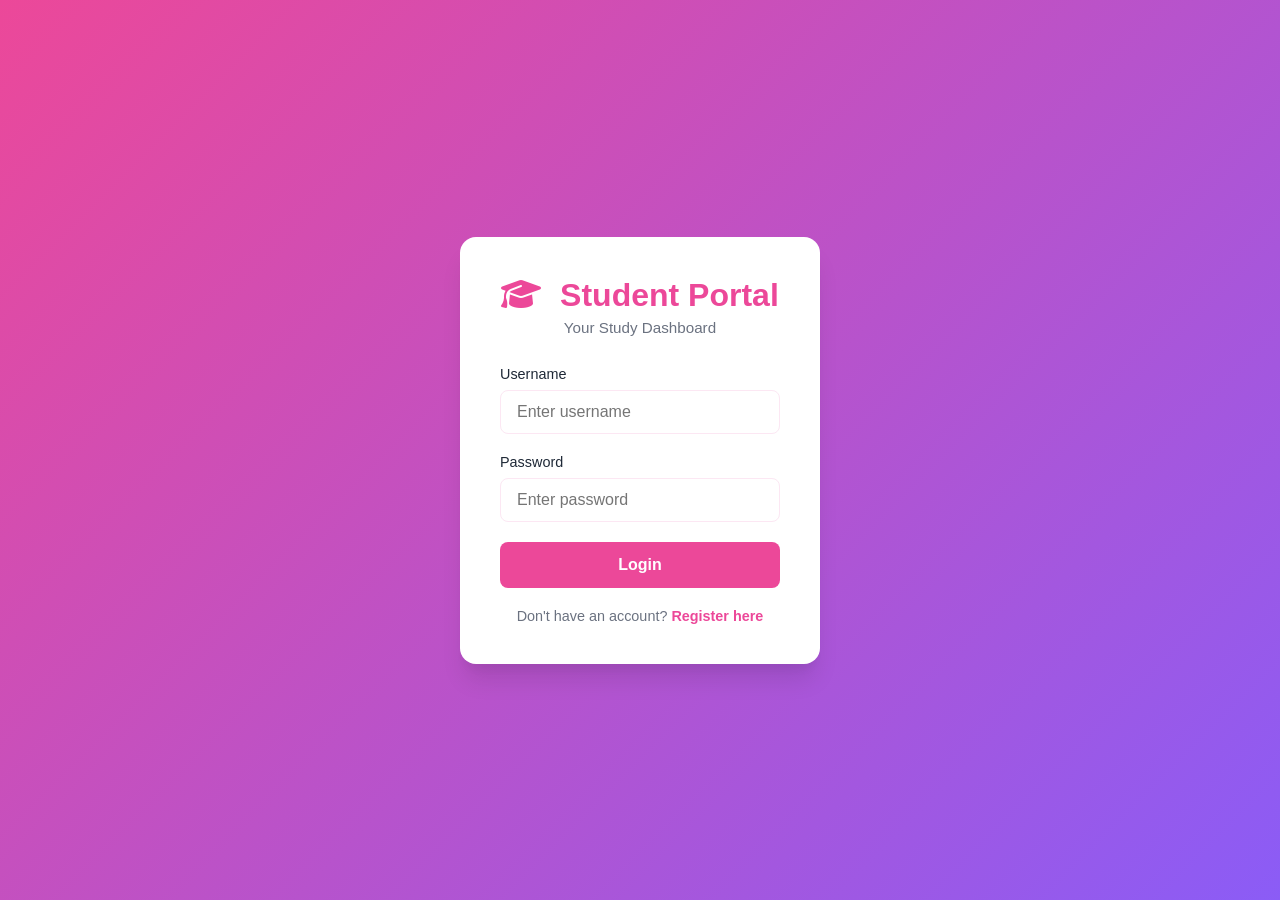
<file: index.html>
<!DOCTYPE html>
<html lang="en">
<head>
    <meta charset="UTF-8">
    <meta name="viewport" content="width=device-width, initial-scale=1.0">
    <title>Student Portal - Login</title>
    <link rel="stylesheet" href="https://cdnjs.cloudflare.com/ajax/libs/font-awesome/6.5.1/css/all.min.css">
    <link rel="stylesheet" href="css/styles.css">
</head>
<body class="login-page">
    <div class="login-container">
        <div class="login-card">
            <div class="logo">
                <h1><i class="fas fa-graduation-cap"></i> Student Portal</h1>
                <p>Your Study Dashboard</p>
            </div>
            <form id="login-form">
                <div class="input-group">
                    <label for="username">Username</label>
                    <input type="text" id="username" placeholder="Enter username" required>
                </div>
                <div class="input-group">
                    <label for="password">Password</label>
                    <input type="password" id="password" placeholder="Enter password" required>
                </div>
                <button type="submit" class="btn-primary">Login</button>
            </form>
            <p class="register-link">Don't have an account? <a href="register.html">Register here</a></p>
        </div>
    </div>
    <script src="js/login.js"></script>
</body>
</html>
</file>
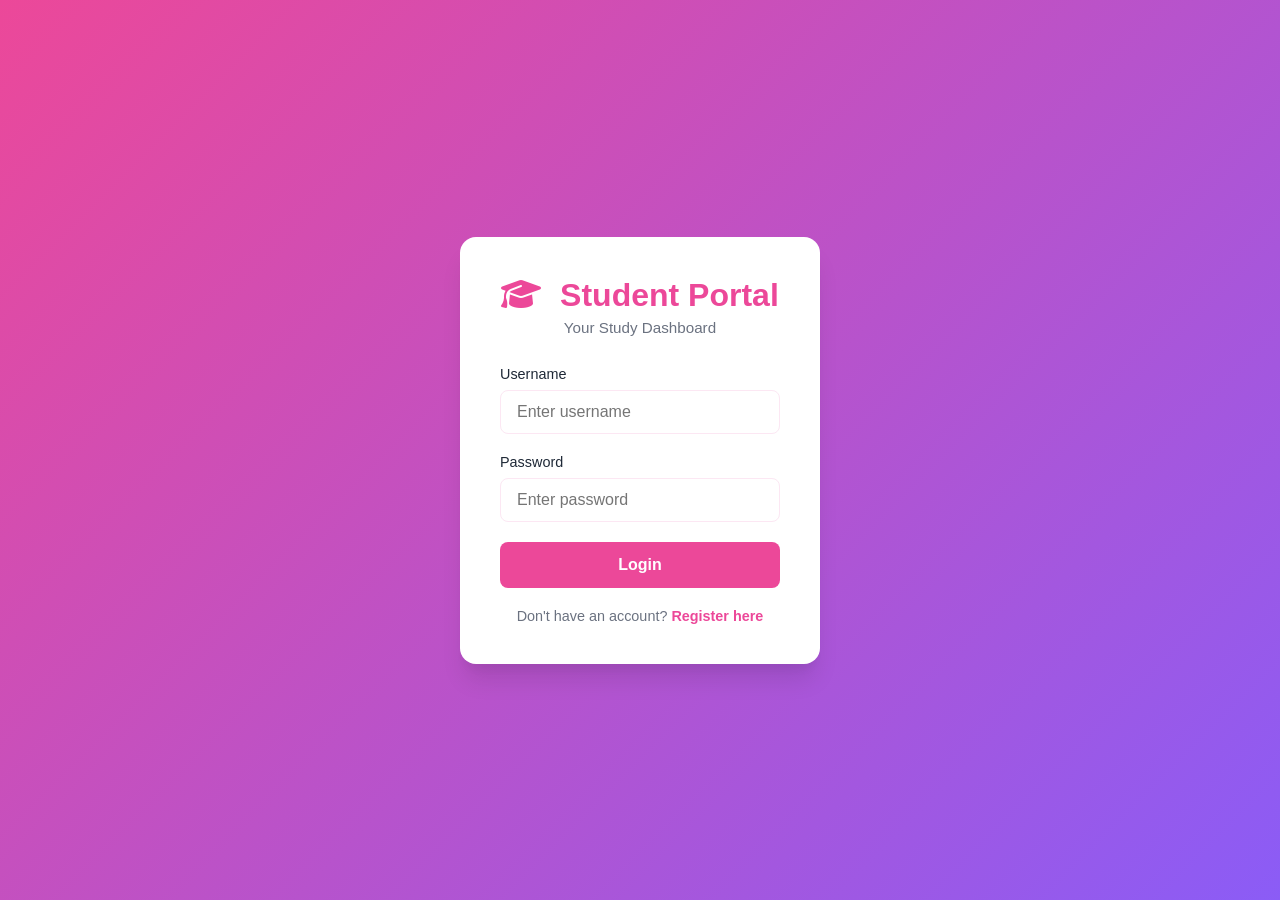
<file: assignments.html>
<!DOCTYPE html>
<html lang="en">
<head>
    <meta charset="UTF-8">
    <meta name="viewport" content="width=device-width, initial-scale=1.0">
    <title>Assignments - Student Portal</title>
    <link rel="stylesheet" href="https://cdnjs.cloudflare.com/ajax/libs/font-awesome/6.5.1/css/all.min.css">
    <link rel="stylesheet" href="css/styles.css">
</head>
<body>
    <nav class="sidebar">
        <div class="logo">
            <h2><i class="fas fa-graduation-cap"></i> Portal</h2>
        </div>
        <ul class="nav-links">
            <li><a href="dashboard.html"><i class="fas fa-chart-line"></i> Dashboard</a></li>
            <li><a href="assignments.html" class="active"><i class="fas fa-tasks"></i> Assignments</a></li>
            <li><a href="gpa-calculator.html"><i class="fas fa-calculator"></i> GPA Calculator</a></li>
            <li><a href="pomodoro.html"><i class="fas fa-clock"></i> Study Timer</a></li>
            <li><a href="quiz.html"><i class="fas fa-brain"></i> Quiz & Tests</a></li>
            <li><a href="analytics.html"><i class="fas fa-chart-bar"></i> Analytics</a></li>
        </ul>
        <div class="user-section">
            <p id="user-name">Welcome, Student</p>
            <button onclick="logout()" class="btn-logout">Logout</button>
        </div>
    </nav>

    <main class="main-content">
        <header class="page-header">
            <h1><i class="fas fa-tasks"></i> Assignment Tracker</h1>
        </header>

        <div class="assignment-input-section">
            <h2>Add New Assignment</h2>
            <form id="assignment-form">
                <input type="text" id="task-name" placeholder="Assignment name" required>
                <input type="text" id="subject" placeholder="Subject/Course" required>
                <input type="date" id="deadline" required>
                <select id="priority" required>
                    <option value="">Select Priority</option>
                    <option value="high">High Priority</option>
                    <option value="medium">Medium Priority</option>
                    <option value="low">Low Priority</option>
                </select>
                <button type="submit" class="btn-primary">Add Assignment</button>
            </form>
        </div>

        <div class="filter-section">
            <button class="filter-btn active" data-filter="all">All</button>
            <button class="filter-btn" data-filter="high">High Priority</button>
            <button class="filter-btn" data-filter="medium">Medium Priority</button>
            <button class="filter-btn" data-filter="low">Low Priority</button>
            <button class="filter-btn" data-filter="completed">Completed</button>
        </div>

        <div id="assignments-container" class="assignments-list"></div>
    </main>

    <script src="js/utils.js"></script>
    <script src="js/assignments.js"></script>
</body>
</html>
</file>
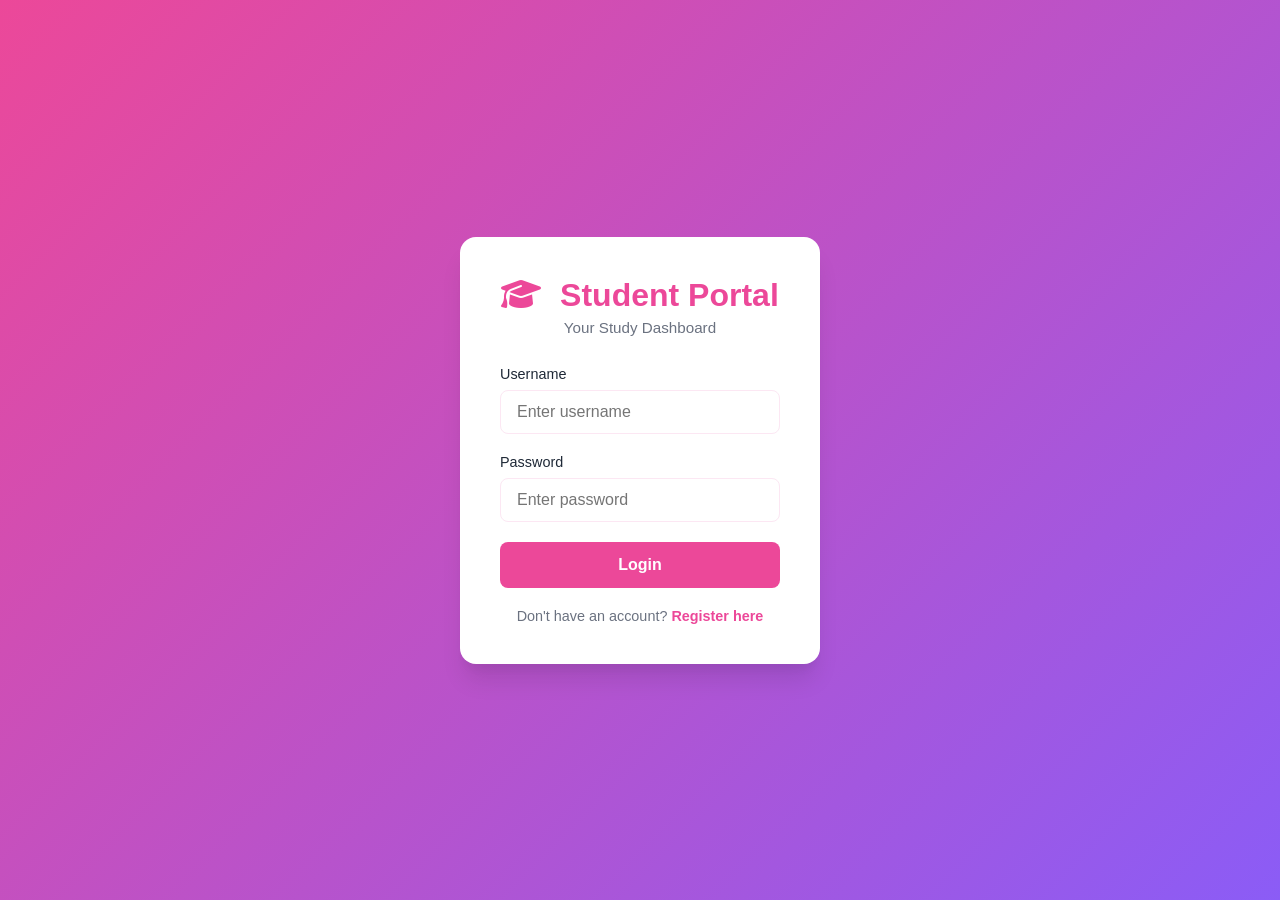
<file: dashboard.html>
<!DOCTYPE html>
<html lang="en">
<head>
    <meta charset="UTF-8">
    <meta name="viewport" content="width=device-width, initial-scale=1.0">
    <title>Dashboard - Student Portal</title>
    <link rel="stylesheet" href="https://cdnjs.cloudflare.com/ajax/libs/font-awesome/6.5.1/css/all.min.css">
    <link rel="stylesheet" href="css/styles.css">
</head>
<body>
    <nav class="sidebar">
        <div class="logo">
            <h2><i class="fas fa-graduation-cap"></i> Portal</h2>
        </div>
        <ul class="nav-links">
            <li><a href="dashboard.html" class="active"><i class="fas fa-chart-line"></i> Dashboard</a></li>
            <li><a href="assignments.html"><i class="fas fa-tasks"></i> Assignments</a></li>
            <li><a href="gpa-calculator.html"><i class="fas fa-calculator"></i> GPA Calculator</a></li>
            <li><a href="pomodoro.html"><i class="fas fa-clock"></i> Study Timer</a></li>
            <li><a href="quiz.html"><i class="fas fa-brain"></i> Quiz & Tests</a></li>
            <li><a href="analytics.html"><i class="fas fa-chart-bar"></i> Analytics</a></li>
        </ul>
        <div class="user-section">
            <p id="user-name">Welcome, Student</p>
            <button onclick="logout()" class="btn-logout">Logout</button>
        </div>
    </nav>

    <main class="main-content">
        <header class="page-header">
            <h1>Dashboard Overview</h1>
        </header>

        <div class="dashboard-grid">
            <div class="stat-card">
                <h3><i class="fas fa-file-alt"></i> Active Assignments</h3>
                <p class="stat-number" id="active-assignments">0</p>
            </div>
            <div class="stat-card">
                <h3><i class="fas fa-check-circle"></i> Completed Tasks</h3>
                <p class="stat-number" id="completed-tasks">0</p>
            </div>
            <div class="stat-card">
                <h3><i class="fas fa-graduation-cap"></i> Current GPA</h3>
                <p class="stat-number" id="current-gpa">0.0</p>
            </div>
            <div class="stat-card">
                <h3><i class="fas fa-hourglass-half"></i> Study Time Today</h3>
                <p class="stat-number" id="study-time">0h</p>
            </div>
        </div>

        <div class="quick-actions">
            <h2>Quick Actions</h2>
            <div class="action-cards">
                <a href="assignments.html" class="action-card">
                    <span class="icon"><i class="fas fa-plus-circle"></i></span>
                    <h3>Add Assignment</h3>
                    <p>Track new homework</p>
                </a>
                <a href="pomodoro.html" class="action-card">
                    <span class="icon"><i class="fas fa-play-circle"></i></span>
                    <h3>Start Study Session</h3>
                    <p>Begin Pomodoro timer</p>
                </a>
                <a href="gpa-calculator.html" class="action-card">
                    <span class="icon"><i class="fas fa-calculator"></i></span>
                    <h3>Calculate GPA</h3>
                    <p>Check your grades</p>
                </a>
            </div>
        </div>

        <div class="recent-activity">
            <h2>Upcoming Deadlines</h2>
            <div id="upcoming-deadlines"></div>
        </div>
    </main>

    <script src="js/utils.js"></script>
    <script src="js/dashboard.js"></script>
</body>
</html>
</file>
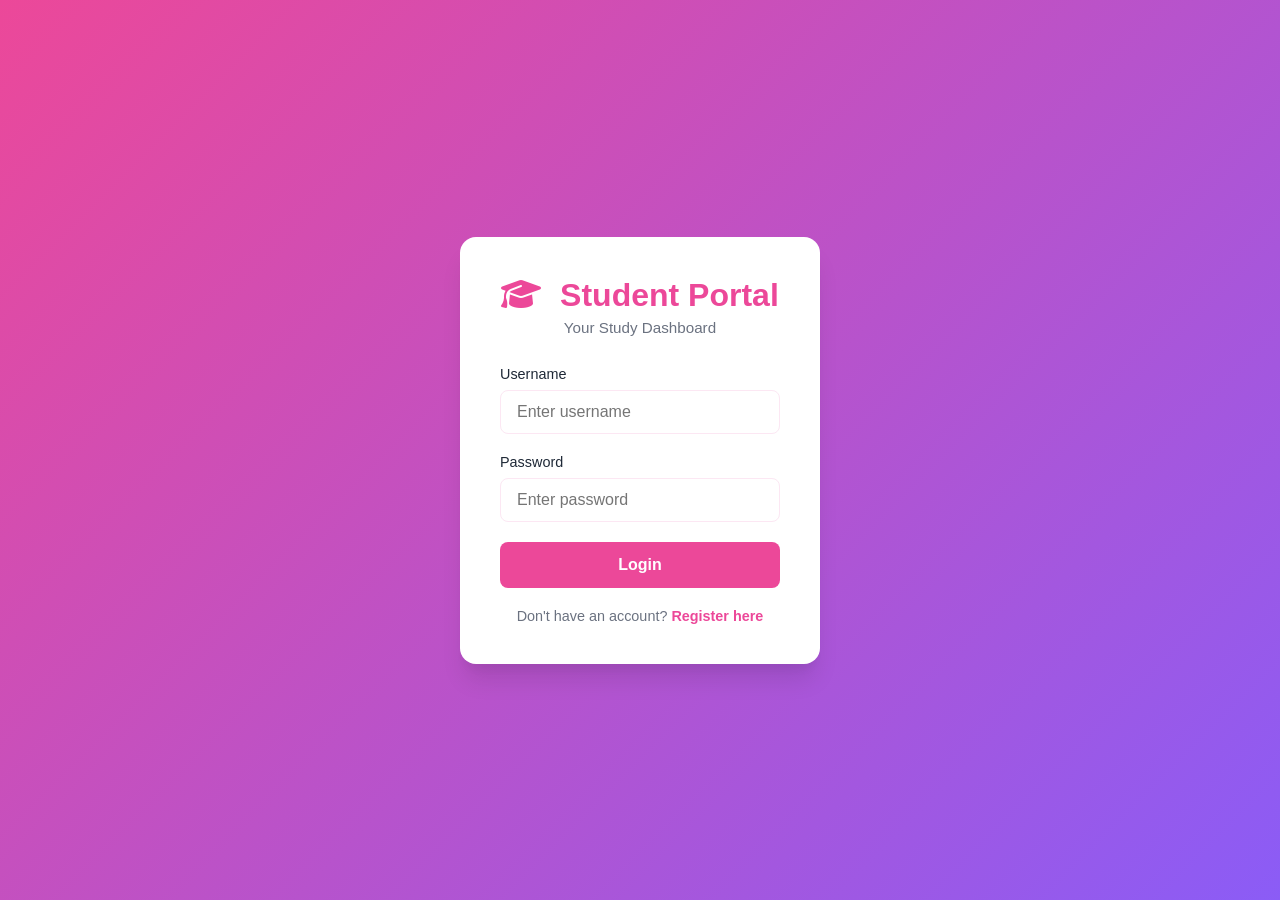
<file: gpa-calculator.html>
<!DOCTYPE html>
<html lang="en">
<head>
    <meta charset="UTF-8">
    <meta name="viewport" content="width=device-width, initial-scale=1.0">
    <title>GPA Calculator - Student Portal</title>
    <link rel="stylesheet" href="https://cdnjs.cloudflare.com/ajax/libs/font-awesome/6.5.1/css/all.min.css">
    <link rel="stylesheet" href="css/styles.css">
</head>
<body>
    <nav class="sidebar">
        <div class="logo">
            <h2><i class="fas fa-graduation-cap"></i> Portal</h2>
        </div>
        <ul class="nav-links">
            <li><a href="dashboard.html"><i class="fas fa-chart-line"></i> Dashboard</a></li>
            <li><a href="assignments.html"><i class="fas fa-tasks"></i> Assignments</a></li>
            <li><a href="gpa-calculator.html" class="active"><i class="fas fa-calculator"></i> GPA Calculator</a></li>
            <li><a href="pomodoro.html"><i class="fas fa-clock"></i> Study Timer</a></li>
            <li><a href="quiz.html"><i class="fas fa-brain"></i> Quiz & Tests</a></li>
            <li><a href="analytics.html"><i class="fas fa-chart-bar"></i> Analytics</a></li>
        </ul>
        <div class="user-section">
            <p id="user-name">Welcome, Student</p>
            <button onclick="logout()" class="btn-logout">Logout</button>
        </div>
    </nav>

    <main class="main-content">
        <header class="page-header">
            <h1><i class="fas fa-calculator"></i> GPA Calculator</h1>
        </header>

        <div class="gpa-section">
            <div class="gpa-input-container">
                <h2>Add Your Courses</h2>
                <div id="courses-container"></div>
                <div class="gpa-form-buttons">
                    <button onclick="addCourse()" class="btn-secondary">+ Add Course</button>
                    <button onclick="calculateGPA()" class="btn-primary">Calculate GPA</button>
                </div>
            </div>

            <div class="gpa-result-container">
                <h2>Your Results</h2>
                <div class="result-display">
                    <div class="gpa-display">
                        <h3>Current GPA</h3>
                        <p class="gpa-value" id="gpa-result">0.00</p>
                    </div>
                    <div class="grade-breakdown" id="grade-breakdown"></div>
                </div>
                <button onclick="saveGPA()" class="btn-save">Save GPA</button>
            </div>
        </div>

        <div class="gpa-history">
            <h2>GPA History</h2>
            <div id="gpa-history-list"></div>
        </div>
    </main>

    <script src="js/utils.js"></script>
    <script src="js/gpa-calculator.js"></script>
</body>
</html>
</file>
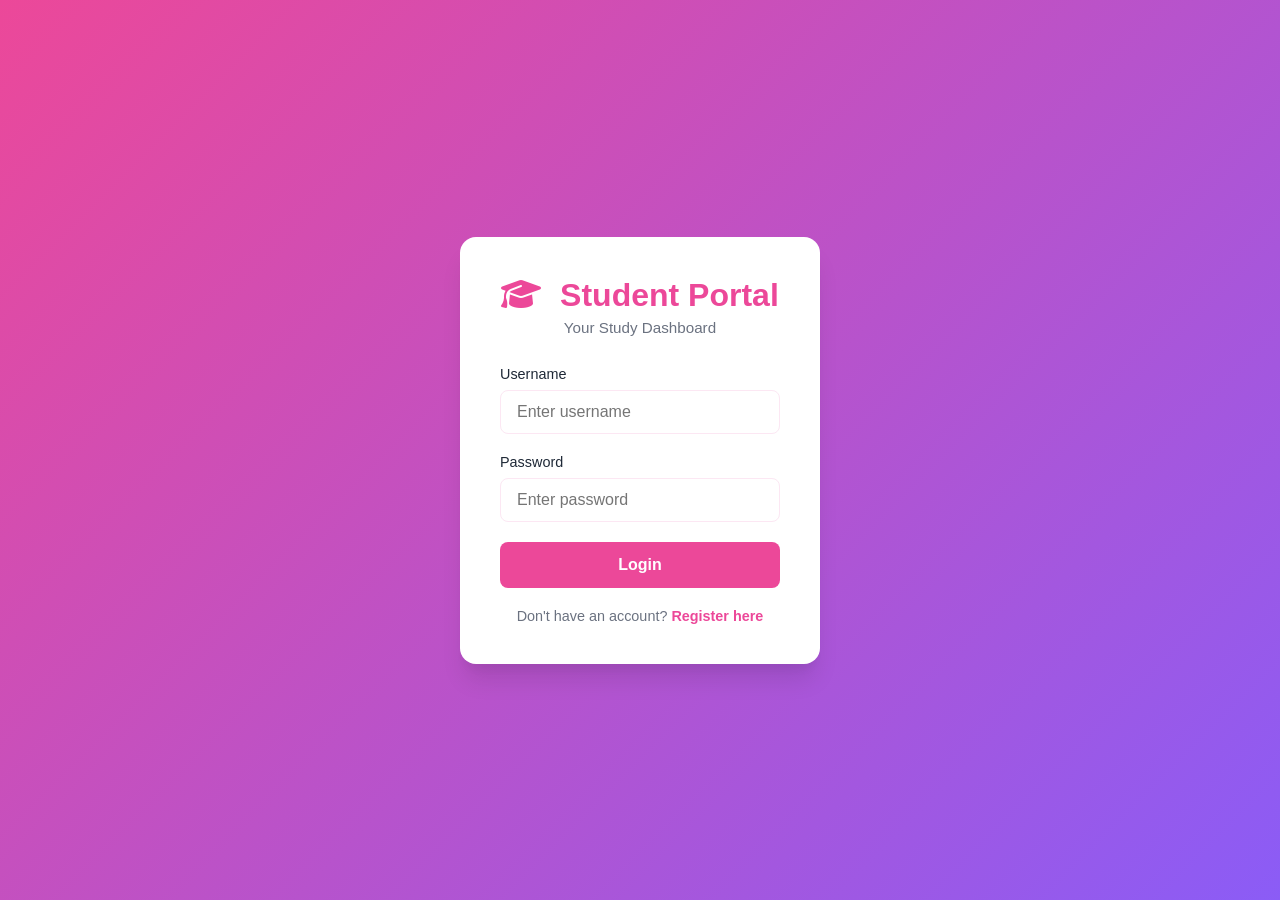
<file: pomodoro.html>
<!DOCTYPE html>
<html lang="en">
<head>
    <meta charset="UTF-8">
    <meta name="viewport" content="width=device-width, initial-scale=1.0">
    <title>Pomodoro Timer - Student Portal</title>
    <link rel="stylesheet" href="https://cdnjs.cloudflare.com/ajax/libs/font-awesome/6.5.1/css/all.min.css">
    <link rel="stylesheet" href="css/styles.css">
</head>
<body>
    <nav class="sidebar">
        <div class="logo">
            <h2><i class="fas fa-graduation-cap"></i> Portal</h2>
        </div>
        <ul class="nav-links">
            <li><a href="dashboard.html"><i class="fas fa-chart-line"></i> Dashboard</a></li>
            <li><a href="assignments.html"><i class="fas fa-tasks"></i> Assignments</a></li>
            <li><a href="gpa-calculator.html"><i class="fas fa-calculator"></i> GPA Calculator</a></li>
            <li><a href="pomodoro.html" class="active"><i class="fas fa-clock"></i> Study Timer</a></li>
            <li><a href="quiz.html"><i class="fas fa-brain"></i> Quiz & Tests</a></li>
            <li><a href="analytics.html"><i class="fas fa-chart-bar"></i> Analytics</a></li>
        </ul>
        <div class="user-section">
            <p id="user-name">Welcome, Student</p>
            <button onclick="logout()" class="btn-logout">Logout</button>
        </div>
    </nav>

    <main class="main-content">
        <header class="page-header">
            <h1><i class="fas fa-clock"></i> Pomodoro Study Timer</h1>
        </header>

        <div class="pomodoro-container">
            <div class="timer-card">
                <div class="timer-mode">
                    <button class="mode-btn active" data-mode="work">Work</button>
                    <button class="mode-btn" data-mode="break">Short Break</button>
                    <button class="mode-btn" data-mode="longBreak">Long Break</button>
                </div>

                <div class="timer-display-large">
                    <h2 id="timer-display">25:00</h2>
                    <p id="timer-status">Ready to focus?</p>
                </div>

                <div class="timer-controls-large">
                    <button id="start-btn" onclick="startTimer()" class="btn-timer btn-start">Start</button>
                    <button id="pause-btn" onclick="pauseTimer()" class="btn-timer btn-pause" disabled>Pause</button>
                    <button id="reset-btn" onclick="resetTimer()" class="btn-timer btn-reset">Reset</button>
                </div>

                <div class="pomodoro-stats">
                    <div class="stat">
                        <p class="stat-label">Sessions Today</p>
                        <p class="stat-value" id="sessions-count">0</p>
                    </div>
                    <div class="stat">
                        <p class="stat-label">Total Time</p>
                        <p class="stat-value" id="total-time">0h 0m</p>
                    </div>
                </div>
            </div>

            <div class="timer-settings">
                <h3>Timer Settings</h3>
                <div class="setting-item">
                    <label>Work Duration (minutes)</label>
                    <input type="number" id="work-duration" value="25" min="1" max="60">
                </div>
                <div class="setting-item">
                    <label>Short Break (minutes)</label>
                    <input type="number" id="break-duration" value="5" min="1" max="30">
                </div>
                <div class="setting-item">
                    <label>Long Break (minutes)</label>
                    <input type="number" id="long-break-duration" value="15" min="1" max="60">
                </div>
                <button onclick="saveSettings()" class="btn-secondary">Save Settings</button>
            </div>
        </div>

        <div class="study-log">
            <h2>Today's Study Log</h2>
            <div id="study-log-container"></div>
        </div>
    </main>

    <script src="js/utils.js"></script>
    <script src="js/pomodoro.js"></script>
</body>
</html>
</file>
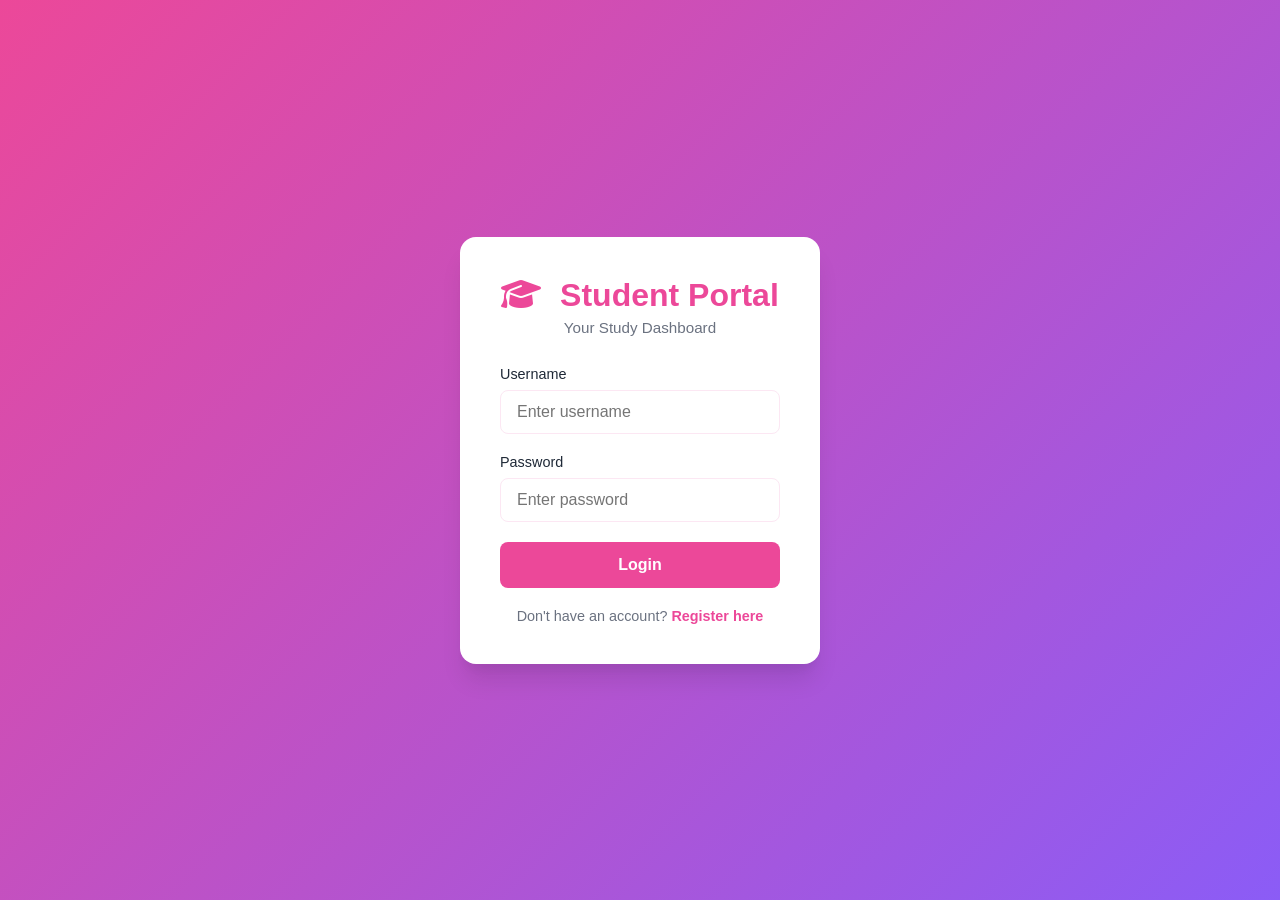
<file: quiz.html>
<!DOCTYPE html>
<html lang="en">
<head>
    <meta charset="UTF-8">
    <meta name="viewport" content="width=device-width, initial-scale=1.0">
    <title>Quiz Platform - Student Portal</title>
    <link rel="stylesheet" href="https://cdnjs.cloudflare.com/ajax/libs/font-awesome/6.5.1/css/all.min.css">
    <link rel="stylesheet" href="css/styles.css">
</head>
<body>
    <nav class="sidebar">
        <div class="logo">
            <h2><i class="fas fa-graduation-cap"></i> Portal</h2>
        </div>
        <ul class="nav-links">
            <li><a href="dashboard.html"><i class="fas fa-chart-line"></i> Dashboard</a></li>
            <li><a href="assignments.html"><i class="fas fa-tasks"></i> Assignments</a></li>
            <li><a href="gpa-calculator.html"><i class="fas fa-calculator"></i> GPA Calculator</a></li>
            <li><a href="pomodoro.html"><i class="fas fa-clock"></i> Study Timer</a></li>
            <li><a href="quiz.html" class="active"><i class="fas fa-brain"></i> Quiz & Tests</a></li>
            <li><a href="analytics.html"><i class="fas fa-chart-bar"></i> Analytics</a></li>
        </ul>
        <div class="user-section">
            <p id="user-name">Welcome, Student</p>
            <button onclick="logout()" class="btn-logout">Logout</button>
        </div>
    </nav>

    <main class="main-content">
        <header class="page-header">
            <h1><i class="fas fa-brain"></i> Interactive Quiz Platform</h1>
            <p>Test your knowledge across different subjects</p>
        </header>

        
        <div id="quiz-selection">
            <div id="quiz-subjects-grid" class="quiz-subjects-grid"></div>
        </div>

   
        <div id="quiz-taking" class="quiz-taking-container" style="display: none;">
            <div class="quiz-header">
                <div class="quiz-info">
                    <h2 id="taking-quiz-title"></h2>
                    <p id="taking-quiz-subject"></p>
                </div>
                <div class="quiz-timer">
                    <i class="fas fa-clock"></i>
                    <span id="quiz-timer-display">00s</span>
                </div>
            </div>

            <div class="quiz-progress">
                <div class="progress-bar">
                    <div id="progress-fill" class="progress-fill"></div>
                </div>
                <p>Question <span id="current-question-num">1</span> of <span id="total-questions">10</span></p>
            </div>

            <div class="question-card">
                <h3 id="question-display"></h3>
                <div id="options-display" class="options-display"></div>
            </div>

            <div class="quiz-navigation">
                <button id="prev-btn" onclick="previousQuestion()" class="btn-secondary" disabled>
                    <i class="fas fa-arrow-left"></i> Previous
                </button>
                <button id="next-btn" onclick="nextQuestion()" class="btn-primary">
                    Next <i class="fas fa-arrow-right"></i>
                </button>
                <button id="submit-btn" onclick="submitQuiz()" class="btn-primary" style="display: none;">
                    <i class="fas fa-check"></i> Submit Quiz
                </button>
            </div>
        </div>

       
        <div id="quiz-results" class="quiz-results-container" style="display: none;">
            <div class="results-card">
                <div class="results-header">
                    <i class="fas fa-trophy"></i>
                    <h2>Quiz Complete!</h2>
                    <p id="grade-message"></p>
                </div>
                
                <div class="score-display">
                    <h3>Your Score</h3>
                    <p class="score-large"><span id="score-percent">0</span>%</p>
                    <p class="score-detail">
                        <span id="correct-answers">0</span> out of <span id="total-questions-result">0</span> correct
                    </p>
                </div>

                <div class="results-summary">
                    <h3><i class="fas fa-list-check"></i> Detailed Review</h3>
                    <div id="answer-review"></div>
                </div>

                <div class="results-actions">
                    <button onclick="retakeQuiz()" class="btn-secondary">
                        <i class="fas fa-redo"></i> Retake Quiz
                    </button>
                    <button onclick="backToQuizList()" class="btn-primary">
                        <i class="fas fa-home"></i> Back to Quizzes
                    </button>
                </div>
            </div>
        </div>
    </main>

    <script src="js/utils.js"></script>
    <script src="js/quiz.js"></script>
</body>
</html>
</file>
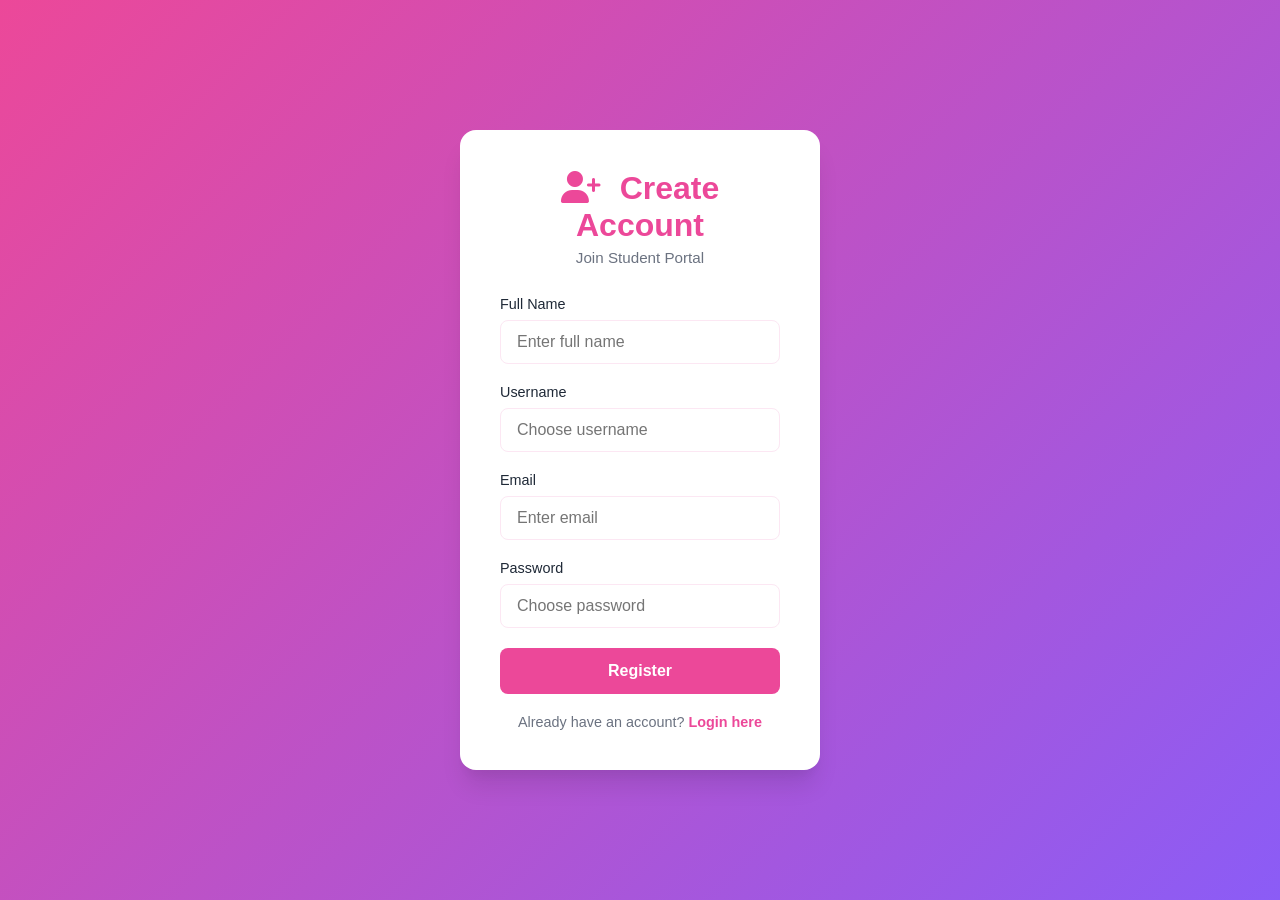
<file: register.html>
<!DOCTYPE html>
<html lang="en">
<head>
    <meta charset="UTF-8">
    <meta name="viewport" content="width=device-width, initial-scale=1.0">
    <title>Student Portal - Register</title>
    <link rel="stylesheet" href="https://cdnjs.cloudflare.com/ajax/libs/font-awesome/6.5.1/css/all.min.css">
    <link rel="stylesheet" href="css/styles.css">
</head>
<body class="login-page">
    <div class="login-container">
        <div class="login-card">
            <div class="logo">
                <h1><i class="fas fa-user-plus"></i> Create Account</h1>
                <p>Join Student Portal</p>
            </div>
            <form id="register-form">
                <div class="input-group">
                    <label for="fullname">Full Name</label>
                    <input type="text" id="fullname" placeholder="Enter full name" required>
                </div>
                <div class="input-group">
                    <label for="username">Username</label>
                    <input type="text" id="username" placeholder="Choose username" required>
                </div>
                <div class="input-group">
                    <label for="email">Email</label>
                    <input type="email" id="email" placeholder="Enter email" required>
                </div>
                <div class="input-group">
                    <label for="password">Password</label>
                    <input type="password" id="password" placeholder="Choose password" required>
                </div>
                <button type="submit" class="btn-primary">Register</button>
            </form>
            <p class="register-link">Already have an account? <a href="index.html">Login here</a></p>
        </div>
    </div>
    <script src="js/register.js"></script>
</body>
</html>
</file>
<file: css/styles.css>
* {
    margin: 0;
    padding: 0;
    box-sizing: border-box;
}

:root {
  
    --primary-color: #EC4899;
    --primary-dark: #DB2777;
    --primary-light: #F472B6;
    --secondary-color: #8B5CF6;
    --success-color: #10B981;
    --warning-color: #F59E0B;
    --danger-color: #EF4444;
    --bg-light: #FDF2F8;
    --bg-white: #FFFFFF;
    --text-dark: #1F2937;
    --text-gray: #6B7280;
    --border-color: #FCE7F3;
    --sidebar-bg: #831843;
    --sidebar-hover: #9F1239;
    
   
  
   
}

body {
    font-family: 'Inter', -apple-system, BlinkMacSystemFont, 'Segoe UI', Roboto, sans-serif;
    background: var(--bg-light);
    min-height: 100vh;
    color: var(--text-dark);
}


.login-page {
    display: flex;
    justify-content: center;
    align-items: center;
    min-height: 100vh;
    background: linear-gradient(135deg, #EC4899 0%, #8B5CF6 100%);
    
}

.login-container {
    width: 100%;
    max-width: 400px;
    padding: 20px;
}

.login-card {
    background: var(--bg-white);
    border-radius: 16px;
    padding: 40px;
    box-shadow: 0 20px 25px -5px rgba(0, 0, 0, 0.1), 0 10px 10px -5px rgba(0, 0, 0, 0.04);
}

.logo {
    text-align: center;
    margin-bottom: 30px;
}

.logo h1 {
    color: var(--primary-color);
    font-size: 2em;
    margin-bottom: 5px;
    font-weight: 700;
}

.logo h1 i {
    margin-right: 10px;
}

.logo p {
    color: var(--text-gray);
    font-size: 0.95em;
}

.input-group {
    margin-bottom: 20px;
}

.input-group label {
    display: block;
    margin-bottom: 8px;
    color: var(--text-dark);
    font-weight: 500;
    font-size: 0.9em;
}

.input-group input {
    width: 100%;
    padding: 12px 16px;
    border: 1px solid var(--border-color);
    border-radius: 8px;
    font-size: 1em;
    transition: all 0.3s;
    background: var(--bg-white);
}

.input-group input:focus {
    outline: none;
    border-color: var(--primary-color);
    box-shadow: 0 0 0 3px rgba(79, 70, 229, 0.1);
}

.btn-primary {
    width: 100%;
    padding: 14px;
    background: var(--primary-color);
    color: white;
    border: none;
    border-radius: 8px;
    font-size: 1em;
    font-weight: 600;
    cursor: pointer;
    transition: all 0.2s;
}

.btn-primary:hover {
    background: var(--primary-dark);
    transform: translateY(-1px);
    box-shadow: 0 4px 12px rgba(79, 70, 229, 0.4);
}

.register-link {
    text-align: center;
    margin-top: 20px;
    color: var(--text-gray);
    font-size: 0.9em;
}

.register-link a {
    color: var(--primary-color);
    text-decoration: none;
    font-weight: 600;
}

.register-link a:hover {
    text-decoration: underline;
}


.sidebar {
    position: fixed;
    left: 0;
    top: 0;
    width: 260px;
    height: 100vh;
    background: var(--sidebar-bg);
    padding: 24px 16px;
    display: flex;
    flex-direction: column;
    box-shadow: 4px 0 6px rgba(0, 0, 0, 0.05);
}

.sidebar .logo h2 {
    color: white;
    margin-bottom: 32px;
    text-align: center;
    font-size: 1.4em;
    font-weight: 700;
}

.nav-links {
    list-style: none;
    flex-grow: 1;
}

.nav-links li {
    margin-bottom: 4px;
}

.nav-links a {
    display: flex;
    align-items: center;
    padding: 12px 16px;
    color: #D1D5DB;
    text-decoration: none;
    border-radius: 8px;
    transition: all 0.2s;
    font-size: 0.95em;
    font-weight: 500;
}

.nav-links a i {
    margin-right: 12px;
    width: 20px;
    font-size: 1.1em;
}

.nav-links a:hover {
    background: var(--sidebar-hover);
    color: white;
}

.nav-links a.active {
    background: var(--primary-color);
    color: white;
}

.user-section {
    border-top: 1px solid var(--sidebar-hover);
    padding-top: 20px;
}

.user-section p {
    color: #D1D5DB;
    margin-bottom: 12px;
    font-size: 0.9em;
}

.btn-logout {
    width: 100%;
    padding: 10px;
    background: var(--danger-color);
    color: white;
    border: none;
    border-radius: 6px;
    cursor: pointer;
    font-weight: 600;
    transition: all 0.2s;
}

.btn-logout:hover {
    background: #DC2626;
    box-shadow: 0 2px 8px rgba(239, 68, 68, 0.3);
}

.main-content {
    margin-left: 260px;
    padding: 32px 40px;
    min-height: 100vh;
    background: var(--bg-light);
}

.page-header {
    margin-bottom: 32px;
}

.page-header h1 {
    color: var(--text-dark);
    font-size: 2em;
    font-weight: 700;
}

.page-header h1 i {
    margin-right: 12px;
    color: var(--primary-color);
}


.dashboard-grid {
    display: grid;
    grid-template-columns: repeat(auto-fit, minmax(250px, 1fr));
    gap: 24px;
    margin-bottom: 32px;
}

.stat-card {
    background: var(--bg-white);
    padding: 24px;
    border-radius: 12px;
    box-shadow: 0 1px 3px rgba(0, 0, 0, 0.1);
    border: 1px solid var(--border-color);
    transition: all 0.2s;
}

.stat-card:hover {
    box-shadow: 0 4px 12px rgba(0, 0, 0, 0.1);
    transform: translateY(-2px);
}

.stat-card h3 {
    color: var(--text-gray);
    font-size: 0.875em;
    margin-bottom: 12px;
    font-weight: 500;
    display: flex;
    align-items: center;
}

.stat-card h3 i {
    margin-right: 8px;
    color: var(--primary-color);
}

.stat-number {
    font-size: 2.5em;
    font-weight: 700;
    color: var(--text-dark);
}

.quick-actions, .recent-activity {
    background: var(--bg-white);
    padding: 28px;
    border-radius: 12px;
    margin-bottom: 24px;
    box-shadow: 0 1px 3px rgba(0, 0, 0, 0.1);
    border: 1px solid var(--border-color);
}

.quick-actions h2, .recent-activity h2 {
    margin-bottom: 24px;
    color: var(--text-dark);
    font-size: 1.25em;
    font-weight: 600;
}

.action-cards {
    display: grid;
    grid-template-columns: repeat(auto-fit, minmax(200px, 1fr));
    gap: 20px;
}

.action-card {
    background: var(--bg-light);
    padding: 24px;
    border-radius: 10px;
    text-align: center;
    text-decoration: none;
    transition: all 0.2s;
    border: 1px solid var(--border-color);
}

.action-card:hover {
    transform: translateY(-3px);
    box-shadow: 0 4px 12px rgba(79, 70, 229, 0.15);
    border-color: var(--primary-color);
}

.action-card .icon {
    font-size: 2.5em;
    display: block;
    margin-bottom: 12px;
    color: var(--primary-color);
}

.action-card h3 {
    color: var(--text-dark);
    margin-bottom: 6px;
    font-weight: 600;
}

.action-card p {
    color: var(--text-gray);
    font-size: 0.875em;
}


.assignment-input-section {
    background: var(--bg-white);
    padding: 28px;
    border-radius: 12px;
    margin-bottom: 24px;
    box-shadow: 0 1px 3px rgba(0, 0, 0, 0.1);
    border: 1px solid var(--border-color);
}

.assignment-input-section h2 {
    margin-bottom: 20px;
    color: var(--text-dark);
    font-size: 1.1em;
    font-weight: 600;
}

#assignment-form {
    display: grid;
    grid-template-columns: 1fr 1fr 1fr 1fr 1fr;
    gap: 12px;
}

#assignment-form input, #assignment-form select {
    padding: 10px 14px;
    border: 1px solid var(--border-color);
    border-radius: 8px;
    font-size: 0.95em;
    transition: all 0.2s;
    background: var(--bg-white);
}

#assignment-form input:focus, #assignment-form select:focus {
    outline: none;
    border-color: var(--primary-color);
    box-shadow: 0 0 0 3px rgba(79, 70, 229, 0.1);
}

.filter-section {
    display: flex;
    gap: 10px;
    margin-bottom: 20px;
    flex-wrap: wrap;
}

.filter-btn {
    padding: 8px 18px;
    background: var(--bg-white);
    border: 1px solid var(--border-color);
    border-radius: 8px;
    cursor: pointer;
    transition: all 0.2s;
    font-size: 0.9em;
    font-weight: 500;
    color: var(--text-dark);
}

.filter-btn:hover {
    border-color: var(--primary-color);
    color: var(--primary-color);
}

.filter-btn.active {
    background: var(--primary-color);
    color: white;
    border-color: var(--primary-color);
}

.assignments-list {
    display: grid;
    gap: 12px;
}

.assignment-item {
    background: var(--bg-white);
    padding: 20px;
    border-radius: 10px;
    display: flex;
    justify-content: space-between;
    align-items: center;
    border-left: 4px solid;
    box-shadow: 0 1px 3px rgba(0, 0, 0, 0.1);
    border-right: 1px solid var(--border-color);
    border-top: 1px solid var(--border-color);
    border-bottom: 1px solid var(--border-color);
    transition: all 0.2s;
}

.assignment-item:hover {
    box-shadow: 0 4px 12px rgba(0, 0, 0, 0.1);
}

.assignment-item.high {
    border-left-color: var(--danger-color);
}

.assignment-item.medium {
    border-left-color: var(--warning-color);
}

.assignment-item.low {
    border-left-color: var(--success-color);
}

.assignment-item.completed {
    opacity: 0.6;
    background: var(--bg-light);
}

.assignment-item.completed .assignment-info h3 {
    text-decoration: line-through;
}

.assignment-info h3 {
    color: var(--text-dark);
    margin-bottom: 6px;
    font-weight: 600;
    font-size: 1.05em;
}

.assignment-info p {
    color: var(--text-gray);
    font-size: 0.875em;
}

.assignment-actions {
    display: flex;
    gap: 8px;
}

.assignment-actions button {
    padding: 8px 16px;
    border: none;
    border-radius: 6px;
    cursor: pointer;
    font-weight: 500;
    font-size: 0.9em;
    transition: all 0.2s;
    display: flex;
    align-items: center;
    gap: 6px;
}

.btn-complete {
    background: var(--success-color);
    color: white;
}

.btn-complete:hover {
    background: #059669;
}

.btn-delete {
    background: var(--danger-color);
    color: white;
}

.btn-delete:hover {
    background: #DC2626;
}

.gpa-section {
    display: grid;
    grid-template-columns: 1fr 1fr;
    gap: 24px;
    margin-bottom: 24px;
}

.gpa-input-container, .gpa-result-container {
    background: var(--bg-white);
    padding: 28px;
    border-radius: 12px;
    box-shadow: 0 1px 3px rgba(0, 0, 0, 0.1);
    border: 1px solid var(--border-color);
}

.gpa-input-container h2, .gpa-result-container h2 {
    margin-bottom: 20px;
    color: var(--text-dark);
    font-size: 1.15em;
    font-weight: 600;
}

.gpa-form-buttons {
    display: flex;
    gap: 12px;
    margin-top: 20px;
}

.gpa-form-buttons button {
    flex: 1;
}

.course-input {
    display: grid;
    grid-template-columns: 2fr 1fr 1fr auto;
    gap: 10px;
    margin-bottom: 12px;
    align-items: center;
}

.course-input input, .course-input select {
    padding: 10px 12px;
    border: 1px solid var(--border-color);
    border-radius: 6px;
    font-size: 0.95em;
    transition: all 0.2s;
}

.course-input input:focus, .course-input select:focus {
    outline: none;
    border-color: var(--primary-color);
    box-shadow: 0 0 0 3px rgba(79, 70, 229, 0.1);
}

.btn-secondary {
    padding: 10px 20px;
    background: var(--secondary-color);
    color: white;
    border: none;
    border-radius: 8px;
    cursor: pointer;
    margin-right: 10px;
    margin-top: 16px;
    font-weight: 500;
    transition: all 0.2s;
}

.btn-secondary:hover {
    background: #0891B2;
    box-shadow: 0 2px 8px rgba(6, 182, 212, 0.3);
}

.btn-save {
    padding: 10px 20px;
    background: var(--success-color);
    color: white;
    border: none;
    border-radius: 8px;
    cursor: pointer;
    font-weight: 500;
    transition: all 0.2s;
    margin-top: 16px;
    display: block;
    width: 100%;
}

.btn-save:hover {
    background: #059669;
    box-shadow: 0 2px 8px rgba(16, 185, 129, 0.3);
}

.result-display {
    text-align: center;
}

.gpa-display {
    margin-bottom: 24px;
}

.gpa-display h3 {
    color: var(--text-gray);
    font-size: 1em;
    margin-bottom: 12px;
    font-weight: 500;
}

.gpa-value {
    font-size: 4em;
    font-weight: 700;
    color: var(--primary-color);
}

.grade-breakdown {
    background: var(--bg-light);
    padding: 16px;
    border-radius: 8px;
    margin-top: 16px;
}

.grade-breakdown h4 {
    color: var(--text-dark);
    margin-bottom: 10px;
    font-weight: 600;
}

.grade-breakdown p {
    color: var(--text-gray);
    font-size: 0.9em;
    margin-bottom: 4px;
}

.gpa-history {
    background: var(--bg-white);
    padding: 28px;
    border-radius: 12px;
    box-shadow: 0 1px 3px rgba(0, 0, 0, 0.1);
    border: 1px solid var(--border-color);
}

.gpa-history h2 {
    margin-bottom: 20px;
    color: var(--text-dark);
    font-size: 1.15em;
    font-weight: 600;
}

/* Pomodoro Timer */
.pomodoro-container {
    display: grid;
    grid-template-columns: 2fr 1fr;
    gap: 24px;
    margin-bottom: 24px;
}

.timer-card, .timer-settings {
    background: var(--bg-white);
    padding: 32px;
    border-radius: 12px;
    box-shadow: 0 1px 3px rgba(0, 0, 0, 0.1);
    border: 1px solid var(--border-color);
}

.timer-settings h3 {
    margin-bottom: 20px;
    color: var(--text-dark);
    font-size: 1.1em;
    font-weight: 600;
}

.timer-mode {
    display: flex;
    gap: 10px;
    margin-bottom: 32px;
    justify-content: center;
}

.mode-btn {
    padding: 10px 20px;
    background: var(--bg-light);
    border: 1px solid var(--border-color);
    border-radius: 8px;
    cursor: pointer;
    font-weight: 500;
    transition: all 0.2s;
    color: var(--text-dark);
}

.mode-btn:hover {
    border-color: var(--primary-color);
    color: var(--primary-color);
}

.mode-btn.active {
    background: var(--primary-color);
    color: white;
    border-color: var(--primary-color);
}

.timer-display-large {
    text-align: center;
    margin-bottom: 32px;
}

.timer-display-large h2 {
    font-size: 6em;
    color: var(--primary-color);
    margin-bottom: 12px;
    font-weight: 700;
}

.timer-display-large p {
    color: var(--text-gray);
    font-size: 1.1em;
}

.timer-controls-large {
    display: flex;
    gap: 12px;
    justify-content: center;
    margin-bottom: 32px;
}

.btn-timer {
    padding: 14px 36px;
    font-size: 1.1em;
    border: none;
    border-radius: 8px;
    cursor: pointer;
    font-weight: 600;
    transition: all 0.2s;
}

.btn-start {
    background: var(--success-color);
    color: white;
}

.btn-start:hover:not(:disabled) {
    background: #059669;
    box-shadow: 0 4px 12px rgba(16, 185, 129, 0.3);
}

.btn-pause {
    background: var(--warning-color);
    color: white;
}

.btn-pause:hover:not(:disabled) {
    background: #D97706;
    box-shadow: 0 4px 12px rgba(245, 158, 11, 0.3);
}

.btn-reset {
    background: var(--secondary-color);
    color: white;
}

.btn-reset:hover:not(:disabled) {
    background: #0891B2;
    box-shadow: 0 4px 12px rgba(6, 182, 212, 0.3);
}

.btn-timer:hover:not(:disabled) {
    transform: translateY(-1px);
}

.btn-timer:disabled {
    opacity: 0.5;
    cursor: not-allowed;
}

.pomodoro-stats {
    display: flex;
    justify-content: space-around;
    padding: 20px;
    background: var(--bg-light);
    border-radius: 8px;
}

.stat {
    text-align: center;
}

.stat-label {
    color: var(--text-gray);
    font-size: 0.875em;
    margin-bottom: 6px;
}

.stat-value {
    font-size: 2em;
    font-weight: 700;
    color: var(--primary-color);
}

.setting-item {
    margin-bottom: 20px;
}

.setting-item label {
    display: block;
    margin-bottom: 8px;
    color: var(--text-dark);
    font-weight: 500;
    font-size: 0.9em;
}

.setting-item input {
    width: 100%;
    padding: 10px 12px;
    border: 1px solid var(--border-color);
    border-radius: 6px;
    transition: all 0.2s;
}

.setting-item input:focus {
    outline: none;
    border-color: var(--primary-color);
    box-shadow: 0 0 0 3px rgba(79, 70, 229, 0.1);
}

.study-log {
    background: var(--bg-white);
    padding: 28px;
    border-radius: 12px;
    box-shadow: 0 1px 3px rgba(0, 0, 0, 0.1);
    border: 1px solid var(--border-color);
}

.study-log h2 {
    margin-bottom: 20px;
    color: var(--text-dark);
    font-size: 1.15em;
    font-weight: 600;
}

/* Analytics Page */
.analytics-grid {
    display: grid;
    grid-template-columns: repeat(2, 1fr);
    gap: 24px;
    margin-bottom: 24px;
}

.chart-container {
    background: var(--bg-white);
    padding: 24px;
    border-radius: 12px;
    box-shadow: 0 1px 3px rgba(0, 0, 0, 0.1);
    border: 1px solid var(--border-color);
}

.chart-container h3 {
    margin-bottom: 16px;
    color: var(--text-dark);
    font-size: 1.05em;
    font-weight: 600;
}

.stats-summary {
    background: var(--bg-white);
    padding: 28px;
    border-radius: 12px;
    box-shadow: 0 1px 3px rgba(0, 0, 0, 0.1);
    border: 1px solid var(--border-color);
}

.stats-summary h2 {
    margin-bottom: 20px;
    color: var(--text-dark);
    font-size: 1.25em;
    font-weight: 600;
}

.summary-cards {
    display: grid;
    grid-template-columns: repeat(4, 1fr);
    gap: 16px;
}

.summary-card {
    background: var(--bg-light);
    padding: 20px;
    border-radius: 10px;
    text-align: center;
    border: 1px solid var(--border-color);
}

.summary-card h4 {
    color: var(--text-gray);
    margin-bottom: 10px;
    font-size: 0.875em;
    font-weight: 500;
}

.summary-card p {
    font-size: 2em;
    font-weight: 700;
    color: var(--primary-color);
}

/* Responsive Design */
@media (max-width: 768px) {
    .sidebar {
        width: 100%;
        height: auto;
        position: relative;
    }

    .main-content {
        margin-left: 0;
        padding: 20px;
    }

    .page-header h1 {
        font-size: 1.5em;
    }

    #assignment-form {
        grid-template-columns: 1fr;
    }

    .gpa-section, .pomodoro-container, .analytics-grid {
        grid-template-columns: 1fr;
    }

    .summary-cards, .action-cards {
        grid-template-columns: repeat(2, 1fr);
    }

    .dashboard-grid {
        grid-template-columns: repeat(2, 1fr);
    }

    .timer-display-large h2 {
        font-size: 4em;
    }

    .course-input {
        grid-template-columns: 1fr;
    }
    
    .quiz-setup-container {
        grid-template-columns: 1fr;
    }
}

@media (max-width: 480px) {
    .summary-cards, .dashboard-grid {
        grid-template-columns: 1fr;
    }
}


.page-header p {
    color: var(--text-gray);
    margin-top: 8px;
    font-size: 1em;
}

.quiz-subjects-grid {
    display: grid;
    grid-template-columns: repeat(auto-fill, minmax(280px, 1fr));
    gap: 24px;
    margin-top: 24px;
}

.subject-card {
    background: var(--bg-white);
    padding: 32px 28px;
    border-radius: 12px;
    box-shadow: 0 1px 3px rgba(0, 0, 0, 0.1);
    border: 3px solid var(--border-color);
    cursor: pointer;
    transition: all 0.3s;
    text-align: center;
}

.subject-card:hover {
    transform: translateY(-5px);
    box-shadow: 0 8px 20px rgba(0, 0, 0, 0.15);
}

.subject-icon {
    font-size: 4em;
    margin-bottom: 16px;
}

.subject-card h3 {
    color: var(--text-dark);
    margin-bottom: 8px;
    font-weight: 600;
    font-size: 1.3em;
}

.subject-card p {
    color: var(--text-gray);
    margin-bottom: 16px;
    font-size: 0.95em;
}

.subject-details {
    display: flex;
    justify-content: center;
    gap: 20px;
    margin-bottom: 20px;
    font-size: 0.875em;
    color: var(--text-gray);
}

.subject-details span {
    display: flex;
    align-items: center;
    gap: 6px;
}

.btn-take-quiz {
    width: 100%;
    padding: 12px 24px;
    background: var(--primary-color);
    color: white;
    border: none;
    border-radius: 8px;
    font-weight: 600;
    cursor: pointer;
    transition: all 0.2s;
    display: flex;
    align-items: center;
    justify-content: center;
    gap: 8px;
}

.btn-take-quiz:hover {
    background: var(--primary-dark);
}

.quiz-setup-container {
    display: grid;
    grid-template-columns: 1fr 1fr;
    gap: 24px;
}

.setup-card {
    background: var(--bg-white);
    padding: 28px;
    border-radius: 12px;
    box-shadow: 0 1px 3px rgba(0, 0, 0, 0.1);
    border: 1px solid var(--border-color);
}

.setup-card h2 {
    margin-bottom: 20px;
    color: var(--text-dark);
    font-size: 1.25em;
    font-weight: 600;
}

.quiz-item {
    display: flex;
    justify-content: space-between;
    align-items: center;
    padding: 16px;
    background: var(--bg-light);
    border-radius: 8px;
    margin-bottom: 12px;
    border: 1px solid var(--border-color);
}

.quiz-item-info h4 {
    color: var(--text-dark);
    margin-bottom: 4px;
    font-weight: 600;
}

.quiz-item-info p {
    color: var(--text-gray);
    font-size: 0.875em;
}

.quiz-item-actions {
    display: flex;
    gap: 8px;
}

.btn-start-quiz {
    padding: 8px 16px;
    background: var(--primary-color);
    color: white;
    border: none;
    border-radius: 6px;
    cursor: pointer;
    font-weight: 500;
    transition: all 0.2s;
    display: flex;
    align-items: center;
    gap: 6px;
}

.btn-start-quiz:hover {
    background: var(--primary-dark);
}

.btn-delete-small {
    padding: 8px 12px;
    background: var(--danger-color);
    color: white;
    border: none;
    border-radius: 6px;
    cursor: pointer;
    transition: all 0.2s;
}

.btn-delete-small:hover {
    background: #DC2626;
}

.empty-state {
    text-align: center;
    color: var(--text-gray);
    padding: 40px 20px;
}


.question-builder-container {
    display: flex;
    flex-direction: column;
    gap: 24px;
}

.builder-header {
    display: flex;
    justify-content: space-between;
    align-items: center;
    background: var(--bg-white);
    padding: 20px 28px;
    border-radius: 12px;
    box-shadow: 0 1px 3px rgba(0, 0, 0, 0.1);
    border: 1px solid var(--border-color);
}

.builder-header h2 {
    color: var(--text-dark);
    font-weight: 600;
}

.question-form-card {
    background: var(--bg-white);
    padding: 28px;
    border-radius: 12px;
    box-shadow: 0 1px 3px rgba(0, 0, 0, 0.1);
    border: 1px solid var(--border-color);
}

.question-form-card h3 {
    margin-bottom: 20px;
    color: var(--text-dark);
    font-weight: 600;
}

.question-form-card textarea {
    width: 100%;
    padding: 12px;
    border: 1px solid var(--border-color);
    border-radius: 8px;
    font-family: inherit;
    resize: vertical;
}

.options-container {
    margin-bottom: 20px;
}

.options-container > label {
    display: block;
    margin-bottom: 12px;
    color: var(--text-dark);
    font-weight: 500;
}

.option-input {
    display: flex;
    align-items: center;
    gap: 10px;
    margin-bottom: 10px;
}

.option-input input[type="text"] {
    flex: 1;
    padding: 10px 12px;
    border: 1px solid var(--border-color);
    border-radius: 6px;
}

.option-input input[type="radio"] {
    width: 18px;
    height: 18px;
    cursor: pointer;
}

.option-input label {
    font-size: 0.875em;
    color: var(--text-gray);
}

.questions-preview {
    background: var(--bg-white);
    padding: 28px;
    border-radius: 12px;
    box-shadow: 0 1px 3px rgba(0, 0, 0, 0.1);
    border: 1px solid var(--border-color);
}

.questions-preview h3 {
    margin-bottom: 16px;
    color: var(--text-dark);
    font-weight: 600;
}

.preview-question {
    background: var(--bg-light);
    padding: 16px;
    border-radius: 8px;
    margin-bottom: 12px;
    position: relative;
    border: 1px solid var(--border-color);
}

.preview-question h4 {
    color: var(--text-dark);
    margin-bottom: 8px;
    font-weight: 600;
    padding-right: 40px;
}

.preview-question .correct-answer {
    color: var(--success-color);
    font-size: 0.875em;
}

.btn-remove {
    position: absolute;
    top: 12px;
    right: 12px;
    padding: 6px 10px;
    background: var(--danger-color);
    color: white;
    border: none;
    border-radius: 4px;
    cursor: pointer;
    font-size: 0.875em;
}

/* Quiz Taking */
.quiz-taking-container {
    max-width: 900px;
    margin: 0 auto;
}

.quiz-header {
    display: flex;
    justify-content: space-between;
    align-items: center;
    background: var(--bg-white);
    padding: 24px 28px;
    border-radius: 12px;
    margin-bottom: 24px;
    box-shadow: 0 1px 3px rgba(0, 0, 0, 0.1);
    border: 1px solid var(--border-color);
}

.quiz-info h2 {
    color: var(--text-dark);
    margin-bottom: 4px;
    font-weight: 600;
}

.quiz-info p {
    color: var(--text-gray);
    font-size: 0.875em;
}

.quiz-timer {
    display: flex;
    align-items: center;
    gap: 10px;
    padding: 12px 24px;
    background: var(--bg-light);
    border-radius: 8px;
    font-size: 1.5em;
    font-weight: 700;
    color: var(--primary-color);
}

.quiz-progress {
    background: var(--bg-white);
    padding: 20px 28px;
    border-radius: 12px;
    margin-bottom: 24px;
    box-shadow: 0 1px 3px rgba(0, 0, 0, 0.1);
    border: 1px solid var(--border-color);
}

.progress-bar {
    width: 100%;
    height: 8px;
    background: var(--bg-light);
    border-radius: 4px;
    overflow: hidden;
    margin-bottom: 12px;
}

.progress-fill {
    height: 100%;
    background: var(--primary-color);
    transition: width 0.3s;
}

.quiz-progress p {
    text-align: center;
    color: var(--text-gray);
    font-size: 0.9em;
}

.question-card {
    background: var(--bg-white);
    padding: 32px;
    border-radius: 12px;
    margin-bottom: 24px;
    box-shadow: 0 1px 3px rgba(0, 0, 0, 0.1);
    border: 1px solid var(--border-color);
}

.question-card h3 {
    color: var(--text-dark);
    font-size: 1.25em;
    margin-bottom: 24px;
    font-weight: 600;
}

.options-display {
    display: grid;
    gap: 12px;
}

.quiz-option {
    display: flex;
    align-items: center;
    gap: 16px;
    padding: 16px 20px;
    background: var(--bg-light);
    border: 2px solid var(--border-color);
    border-radius: 8px;
    cursor: pointer;
    transition: all 0.2s;
}

.quiz-option:hover {
    border-color: var(--primary-color);
    background: white;
}

.quiz-option.selected {
    border-color: var(--primary-color);
    background: var(--primary-color);
    color: white;
}

.option-letter {
    width: 32px;
    height: 32px;
    display: flex;
    align-items: center;
    justify-content: center;
    background: white;
    border-radius: 50%;
    font-weight: 700;
    color: var(--primary-color);
}

.quiz-option.selected .option-letter {
    background: white;
    color: var(--primary-color);
}

.option-text {
    flex: 1;
    font-size: 1em;
}

.quiz-navigation {
    display: flex;
    justify-content: space-between;
    gap: 12px;
}

.quiz-navigation button {
    flex: 1;
}


.quiz-results-container {
    max-width: 900px;
    margin: 0 auto;
}

.results-card {
    background: var(--bg-white);
    padding: 40px;
    border-radius: 12px;
    box-shadow: 0 1px 3px rgba(0, 0, 0, 0.1);
    border: 1px solid var(--border-color);
}

.results-header {
    text-align: center;
    margin-bottom: 32px;
}

.results-header i {
    font-size: 4em;
    color: #F59E0B;
    margin-bottom: 16px;
    display: block;
}

.results-header h2 {
    color: var(--text-dark);
    font-size: 2em;
    font-weight: 700;
    margin-bottom: 12px;
}

.results-header p {
    font-size: 1.1em;
    font-weight: 600;
    margin-top: 8px;
}

.score-display {
    text-align: center;
    padding: 32px;
    background: var(--bg-light);
    border-radius: 12px;
    margin-bottom: 32px;
}

.score-display h3 {
    color: var(--text-gray);
    margin-bottom: 12px;
    font-weight: 600;
}

.score-large {
    font-size: 5em;
    font-weight: 700;
    color: var(--primary-color);
    margin: 0;
}

.score-detail {
    color: var(--text-gray);
    font-size: 1.1em;
    margin-top: 8px;
}

.results-summary h3 {
    margin-bottom: 20px;
    color: var(--text-dark);
    font-weight: 600;
    font-size: 1.25em;
}

.review-item {
    padding: 20px;
    border-radius: 8px;
    margin-bottom: 16px;
    border: 1px solid var(--border-color);
}

.review-item.correct {
    background: #F0FDF4;
    border-color: #10B981;
}

.review-item.incorrect {
    background: #FEF2F2;
    border-color: #EF4444;
}

.review-header {
    display: flex;
    justify-content: space-between;
    align-items: center;
    margin-bottom: 16px;
}

.review-header h4 {
    color: var(--text-dark);
    font-weight: 600;
    font-size: 1.05em;
}

.review-badge {
    padding: 6px 14px;
    border-radius: 16px;
    font-size: 0.875em;
    font-weight: 600;
    display: flex;
    align-items: center;
    gap: 6px;
}

.badge-correct {
    background: #10B981;
    color: white;
}

.badge-incorrect {
    background: #EF4444;
    color: white;
}

.review-question {
    color: var(--text-dark);
    font-weight: 600;
    margin-bottom: 16px;
    font-size: 1.05em;
}

.review-options {
    display: grid;
    gap: 10px;
}

.review-option {
    display: flex;
    align-items: center;
    gap: 12px;
    padding: 12px 16px;
    background: white;
    border: 2px solid var(--border-color);
    border-radius: 8px;
    font-size: 0.95em;
}

.review-option .option-letter {
    width: 28px;
    height: 28px;
    display: flex;
    align-items: center;
    justify-content: center;
    background: var(--bg-light);
    border-radius: 50%;
    font-weight: 700;
    color: var(--text-dark);
    font-size: 0.875em;
}

.correct-option {
    background: #F0FDF4;
    border-color: #10B981;
    color: #166534;
    font-weight: 500;
}

.correct-option .option-letter {
    background: #10B981;
    color: white;
}

.correct-option i {
    margin-left: auto;
    color: #10B981;
    font-size: 1.2em;
}

.wrong-option {
    background: #FEF2F2;
    border-color: #EF4444;
    color: #991B1B;
    font-weight: 500;
}

.wrong-option .option-letter {
    background: #EF4444;
    color: white;
}

.wrong-option i {
    margin-left: auto;
    color: #EF4444;
    font-size: 1.2em;
}

.not-answered {
    color: #F59E0B;
    font-style: italic;
    margin-top: 12px;
    font-size: 0.9em;
}

.review-answer {
    color: var(--text-gray);
    font-size: 0.9em;
    margin-bottom: 4px;
}

.review-correct {
    color: var(--success-color);
    font-weight: 600;
    font-size: 0.9em;
}

.results-actions {
    display: flex;
    gap: 12px;
    margin-top: 32px;
}

.results-actions button {
    flex: 1;
}
</file>
